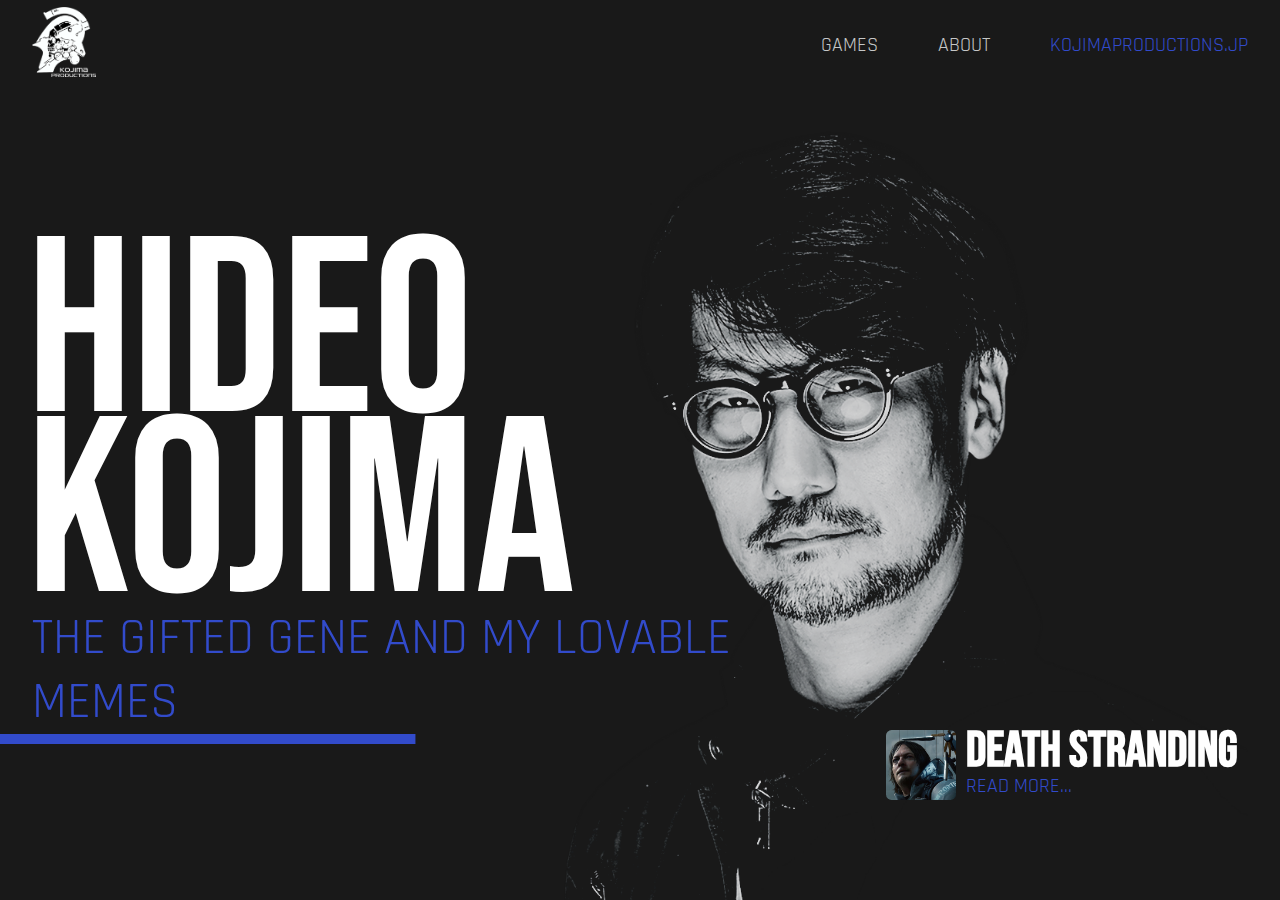
<file: Hideo/index.html>
<!DOCTYPE html>
<html lang="pt-br">
<head>
    <meta charset="UTF-8">
    <meta name="viewport" content="width=device-width, initial-scale=1.0">
    <link rel='shortcut icon' href='./image/logo.png' />
    <link rel='stylesheet' href='./css/index.css' />
    <title>Hideo Kojima | Kojima Productions</title>
</head>
<body>
    <section>
        <header class='menu'>
            <nav>
                <a href="#" id='logo'>
                    <img src="./image/logo.png" alt="" />
                </a>
                <div>
                    <a href="#" target="_blank">
                        GAMES
                    </a>
                    <a href="#" target="_blank">
                        ABOUT
                    </a>
                    <a href="http://kojimaproductions.jp" target="_blank">
                        KOJIMAPRODUCTIONS.JP
                    </a>
                </div>
            </nav>
        </header>
        <main class='corpo'>
            <div class="perfil">
                <div class='text'>
                    <span>
                        HIDEO KOJIMA
                    </span>
                    <span>
                        THE GIFTED GENE AND MY LOVABLE MEMES
                    </span>
                </div>
                <div class='preview'>
                    <article>
                        <img src="./image/death.png" alt="">
                        <main>
                            <h1>Death Stranding</h1>
                            <a href="#">
                                <span>READ MORE...</span>
                            </a>
                        </main>
                    </article>
                </div>
            </div>
        </main>
    </section>
</body>
</html>
</file>
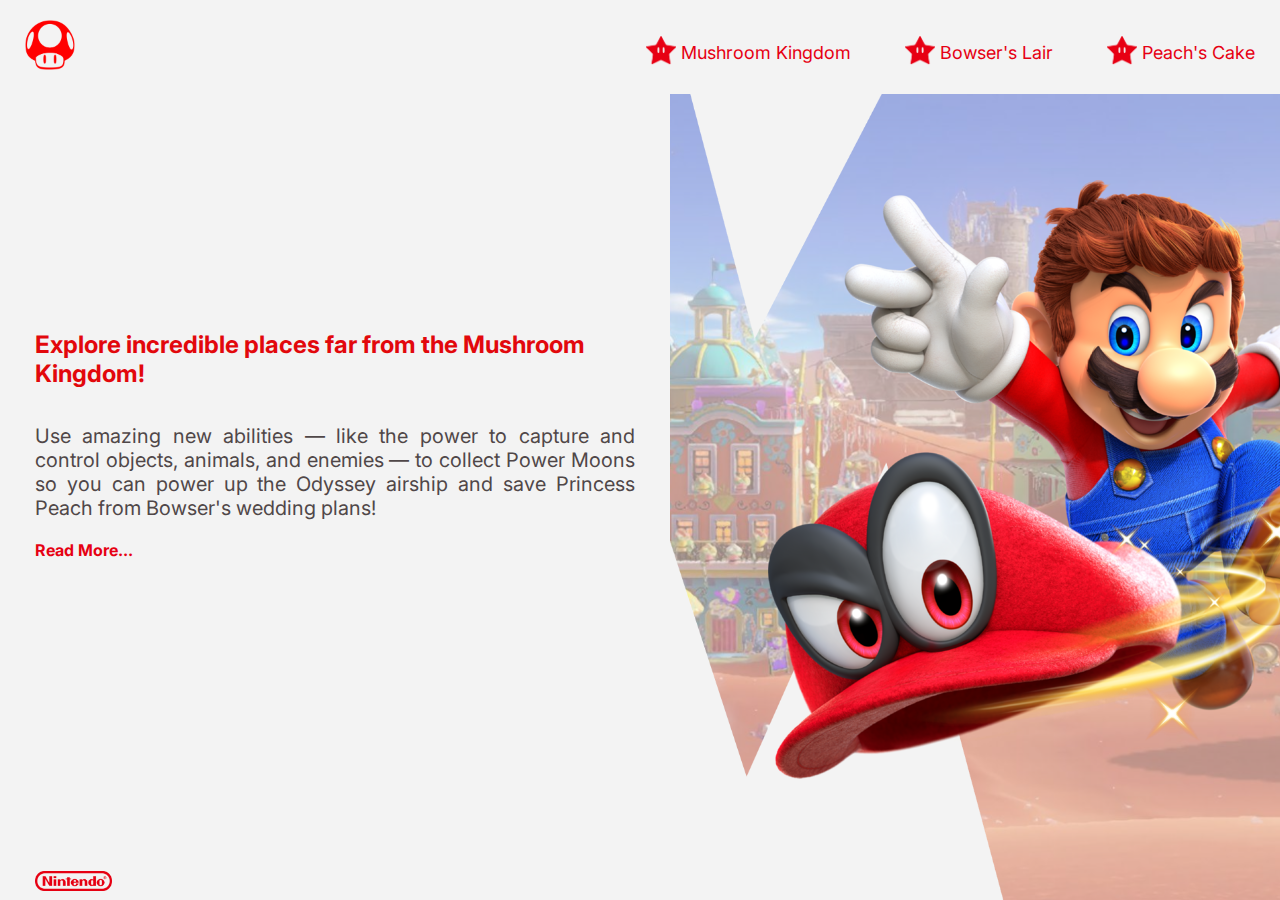
<file: Landing/index.html>
<!DOCTYPE html>
<html lang="pt-br">
<head>
    <meta charset="UTF-8">
    <meta name="viewport" content="width=device-width, initial-scale=1.0">
    <link rel='shortcut icon' href='./image/iconTab.png' />
    <title>Super Mario Universe</title>
    <link rel='stylesheet' href='./css/index.css' />
</head>
<body>
    <section class='landing'>
        <nav>
            <a href="" id='logo'>
                <img src='./image/logo.png' alt='logo' />
            </a>
            <div>
                <a href=""><img src="./image/star.png" alt=""> Mushroom Kingdom</a>
                <a href=""><img src="./image/star.png" alt=""> Bowser's Lair</a>
                <a href=""><img src="./image/star.png" alt=""> Peach's Cake</a>
            </div>
        </nav>
        <main>
            <article>
                <div>
                    <h1>Explore incredible places far from the Mushroom Kingdom!</h1>
                    <p>Use amazing new abilities — like the power to capture and control objects, animals, and enemies — to collect Power Moons so you can power up the Odyssey airship and save Princess Peach from Bowser's wedding plans!</p>
                    <a href="">Read More...</a>
                </div>
                <footer>
                    <a href="https://www.nintendo.com/pt_BR/" target="_blank">
                        <img src="./image/nintendo.png" alt="nintendo">
                    </a>
                    <a href=""></a>
                </footer>
            </article>
            <div id="character">
                <img src="./image/mario.png" alt="">
            </div>
            <div id='bg'>
                <img src="./image/bg.png" alt="" >
            </div>
        </main>
    </section>
</body>
</html>
</file>
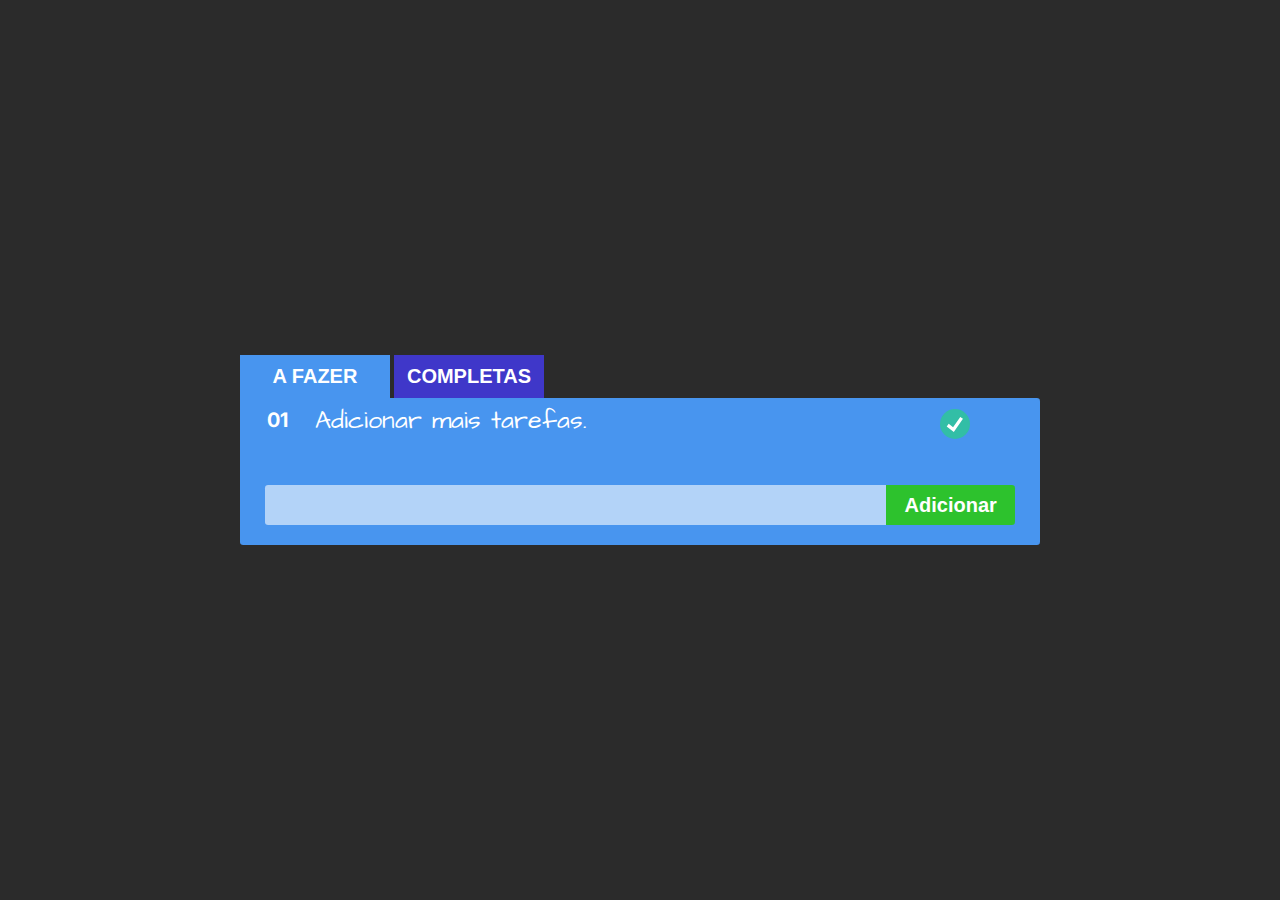
<file: Lista/index.html>
<!DOCTYPE html>
<html lang='pt-br'>
    <head>
        <meta charset='utf-8' />
        <meta name="viewport" content="width=device-width, initial-scale=1.0">
        <title>Lista</title>
        <script src='./javascript/index.js' defer ></script>
        <link rel='stylesheet' href='./css/index.css' />
    </head>
    <body>
        <main class="container">
            <nav>
                <button class="tab-button" onclick="LoadList(JSON.parse(localStorage.getItem('lists')).tasks);" id='tasks'>A FAZER</button>
                <button class="tab-button" onclick="LoadList(JSON.parse(localStorage.getItem('lists')).complete, false);" id='complete'>COMPLETAS</button>
            </nav>
            <ul class="list-container">
                <li class="list-item">
                    <h2>1</h2>
                    <span>Titulo 1</span>
                    <button class="list-item-complete">X</button>
                </li>
            </ul>
            <form onsubmit="AddTask()" action="" id='addTask'>
                <div class="list-item">
                    <input type="text" name="" id="item" required>
                    <button type="submit">Adicionar</button>
                </div>
            </form>
        </main>
    </body>
</html>
</file>
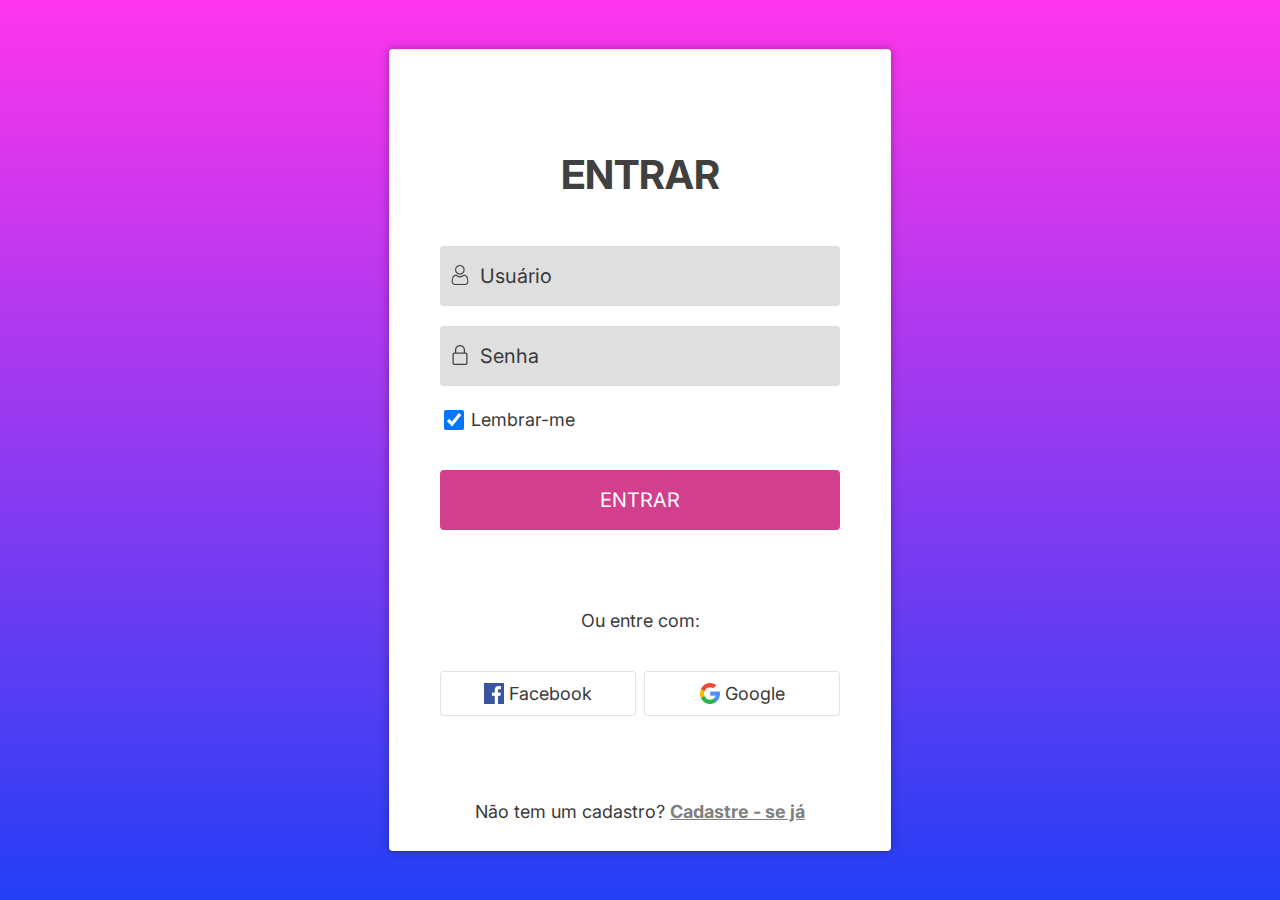
<file: Login/index.html>
<!DOCTYPE html>
<html lang='pt-br'>
    <head>
        <meta name="viewport" content="width=device-width, initial-scale=1.0">
        <meta charset='UTF-8' />
        <title>Formulario | Site</title>
        <link rel='stylesheet' href='./index.css'/>
    </head>
    <body>
        <main class='login'>
            <section>
                <form onsubmit="alert('Logado com sucesso!')" method="GET">
                    <h1>ENTRAR</h1>
                    <img src='./image/user.png' id='user-img' alt='Usuario'/>
                    <input type='text' id='user' placeholder='Usuário' required/>
                    <img src='./image/lock.png' id='password-img' alt='Cadeado'/>
                    <input type='password' id='password' placeholder='Senha' required/>
                    <input type="checkbox" checked id='remember' />
                    <span>Lembrar-me</span>
                    <input type='submit' value='ENTRAR' />
                    <span>Ou entre com:</span>
                    <div>
                        <button id='google'><div><img src='./image/facebook.png' alt='Logo Facebook' /><span>Facebook</span></div></button>
                        <button id='google'><div><img src='./image/google.png' alt='Logo Google' /><span>Google</span></div></button>
                    </div>
                    <span>Não tem um cadastro? <a href='#'>Cadastre&nbsp;-&nbsp;se&nbsp;já</a></span>
                </form>
            </section>
        </main>
    </body>
</html>
</file>
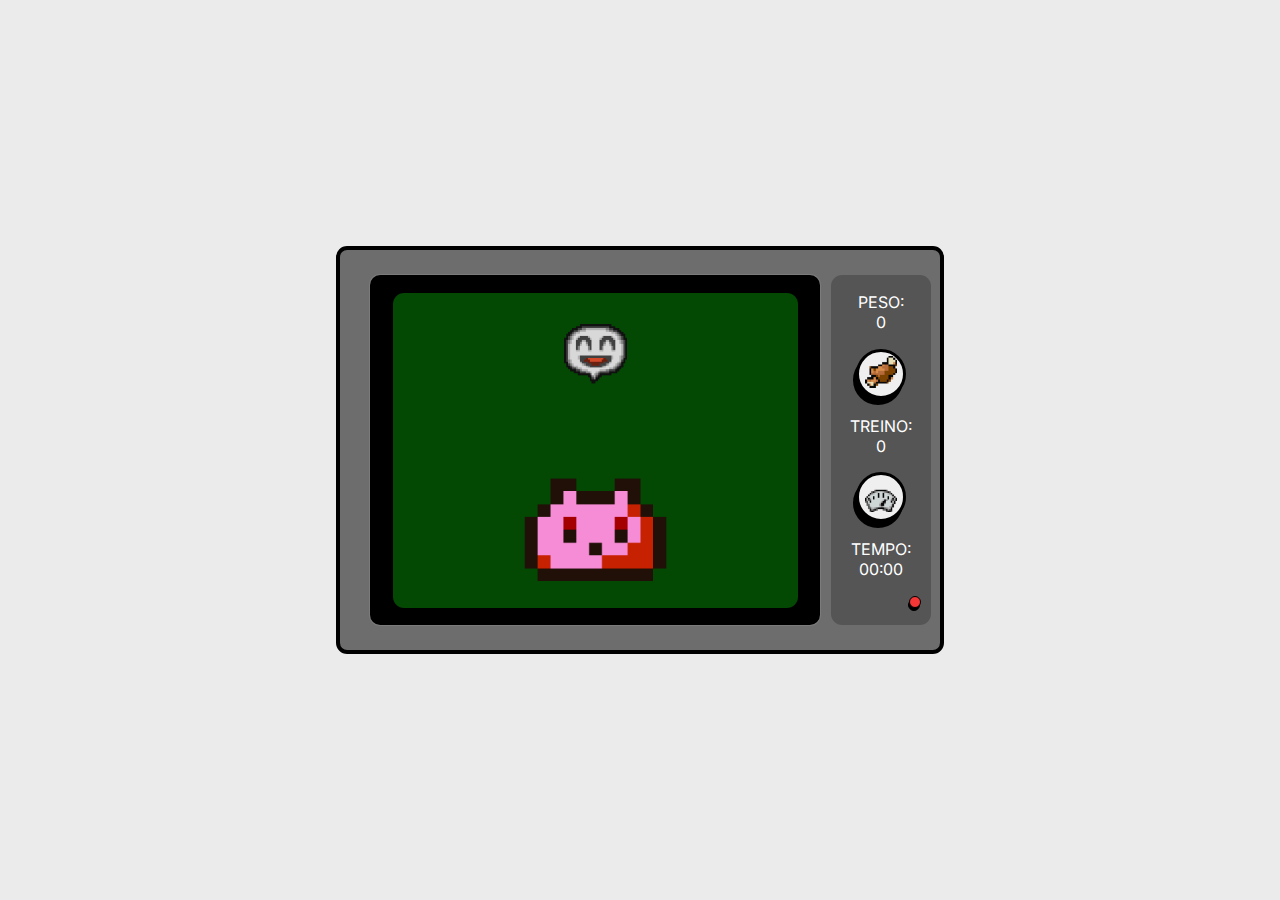
<file: V-Pet/index.html>
<!DOCTYPE html>
<html lang=pt-br">
<head>
    <meta charset="UTF-8">
    <meta name="viewport" content="width=device-width, initial-scale=1.0">
    <link rel='stylesheet' href='css/index.css' />
    <title>Digimon V-Pet</title>
    <script src='./js/index.js' defer></script>
</head>
<body>
    <main class='v-pet'>
        <section class='v-pet-frame'>
            <section>
                <div>
                    <img src='./image/stats/smile.gif' alt='status' id='status' />
                </div>
                <div>
                    <img src='./image/digimon/Koromon.gif' alt='digimon' id='digimon' />
                </div>
            </section>
        </section>
        <section class='v-pet-buttons'>
            <div>PESO: <span id='foodStat'>0</span></div>
            <button id='food' onclick="FeedDigimon();">
                <img src='./image/stats/hunger.gif' alt='Fome' />
            </button>
            <div>TREINO: <span id='trainStat'>0</span></div>
            <button id='train' onclick="TrainDigimon();">
                <img src='./image/stats/train.gif' alt='Treino' />
            </button>
            <div>TEMPO: <span id='timeStat'>00:00</span></div>
            <a class='reset' onclick="Reset();"></a>
        </section>
        
    </main>
</body>
</html>
</file>
<file: Hideo/css/index.css>
@import url('https://fonts.googleapis.com/css2?family=Rajdhani&display=swap');
@import url('https://fonts.googleapis.com/css2?family=Bebas+Neue&display=swap');
:root{
    --main-color: #191919;
    --text-color: #c5c7c7;
    --text-color-2: white;
    --highlight-color: #324bcb;
    --text-size-title: 250px;
    --text-size-subtitle: 50px;
    --text-size-links: 20px;
}
body{
    margin: 0px;
    padding: 0px;
    height: 100vh;
}
section{
    height: 100vh;
    background: var(--main-color);
    display: flex;
    flex-direction: column;
    align-items: center;
}

.menu{
    width: 95%;
    height: 10%;
}
.menu nav{
    height: 100%;
    display: flex;
    justify-content: space-between;
    align-items: center;
}
.menu nav a{
    font-size: var(--text-size-links);
    font-family: 'Rajdhani';
    color: var(--text-color);
    text-decoration: none;
    margin-left: 55px;
}
.menu nav a:hover{
    color: var(--text-color-2);
}
.menu nav a:last-of-type{
    color: var(--highlight-color);
}
.menu nav a:last-of-type:hover{
    color: var(--text-color-2);
}
#logo{
    margin: 0;
}
#logo img{
    height: 70px;
    filter: invert();
}
.corpo{
    height: 90%;
    position: relative;
    width: 95%;
    display: flex;
    flex-direction: row;
    justify-content: space-between;
    margin: 0;
    padding: 0;
}
.perfil{
    width: 100%;
    color: var(--text-color-2);
    display: flex;
    flex-direction: row;
    justify-content: center;
    background-image: url('../image/kojima.png');
    background-size: contain;
    background-repeat: no-repeat;
    background-position: right bottom;
}
.text{
    align-self: center;
    display: flex;
    flex-direction: column;
    width: 70%;
}
.text span:nth-of-type(1){
    font-family: 'Bebas Neue';
    font-size: var(--text-size-title);
    line-height: 180px;
    margin: 0;
    padding: 0;
    transform: translateX(-5px);
}
.text span:nth-of-type(2){
    font-family: 'Rajdhani';
    font-size: var(--text-size-subtitle);
    color: var(--highlight-color)
}
.text span:nth-of-type(2)::after{
    display: block;
    content: "";
    transform: translateX(-10%);
    width: 50%;
    height: 10px;
    background-color: var(--highlight-color);
}
.preview{
    height: auto;
    width: 30%;
    height: 100%;
    display: flex;
    justify-content: flex-end;
    align-items: flex-end;
}
.preview article{
    height: 70px;
    margin-bottom: 100px;
    display: flex;
    align-items: flex-start;
    color: var(--text-color-2);
}
.preview article main{
    font-family: 'Bebas Neue';
    padding: 0 10px;
    display: flex;
    flex-direction: column;
    justify-content: flex-start;
    align-items: flex-start;
}
.preview article img{
    height: 70px;
    border-radius: .35rem;
}
.preview article main h1{
    vertical-align: bottom;
    line-height: 85%;
    height: 70%;
    font-size: var(--text-size-subtitle);
    margin: 0;
}
.preview article main a{
    color: var(--highlight-color);
    text-decoration: none;
}
.preview article main a:hover{
    color: var(--text-color-2);
}
.preview article main a span{
    width: auto;
    display: block;
    font-family: 'Rajdhani';
    font-size: var(--text-size-links);
    margin: 0;
    padding: 0;
}
@media only screen and (max-width: 600px) {
    :root{
        --main-color: #191919;
        --text-color: #c5c7c7;
        --text-color-2: white;
        --highlight-color: #324bcb;
        --text-size-title: 100px;
        --text-size-subtitle: 30px;
        --text-size-links: 15px;
    }
    #logo{
        height: 100%;
        display: flex;
        align-items: center;
    }
    #logo img{
        height: 90%;
    }
    .menu nav div{
        width: 100%;
        display: flex;
        flex-direction: row;
        justify-content: space-evenly;
    }
    .menu nav a{
        font-size: var(--text-size-links);
        font-family: 'Rajdhani';
        color: var(--text-color);
        text-decoration: none;
        margin-left: 25px;
    }
    .menu nav a:nth-of-type(3){
        display: none;
    }
    .corpo{
        justify-content: flex-start;
        align-items: flex-start;
    }
    .perfil{
        height: 100%;
        justify-content: flex-start;
        align-items: flex-start;
    }
    .text{
        align-self: center;
        display: flex;
        flex-direction: column;
        width: 95%;
        height: 95%;
    }
    .text span:nth-of-type(1){
        font-family: 'Bebas Neue';
        font-size: var(--text-size-title);
        line-height: 80px;
    }
    .text span:nth-of-type(2)::after{
        display: block;
        content: "";
        transform: translateX(-36%);
        width: 70%;
        height: 10px;
        background-color: var(--highlight-color);
    }
    .preview{
        display: none;
    }
}
</file>
<file: Landing/css/index.css>
@import url('https://fonts.googleapis.com/css2?family=Inter&display=swap');
        :root{
            --bg-color: rgb(243, 243, 243);
            --text-color: #e60012;
            --text-color-hover: #ffc9ca;
            --text-menu-size: 18px;
            --text-title-size: 24px;
            --text-subtitle-size: 20px;
            --text-subtitle-color: #504748;
        }
        body{
            font-family: 'Inter';
            margin:0;
            padding: 0;
            background: var(--bg-color);
        }
        .landing{
            width: 100%;
            height: 100vh;
            display: flex;
            flex-direction: column;

        }
        .landing nav{
            z-index: 2;
            height: auto;
            display: flex;
            flex-direction: row;
            justify-content: space-between;
            align-items: center;
            width: 100%;
        }
        .landing nav div a{
            position: relative;
            margin: 0px 25px;
            text-decoration: none;
            font-size: var(--text-menu-size);
            color: var(--text-color);
            transition: .2s color ease-in-out;
        }
        .landing nav div a:hover{
            color: var(--text-color-hover);
        }
        .landing nav div a img{
            transition: .2s filter ease-in-out;
            filter: invert(16%) sepia(70%) saturate(4646%) hue-rotate(345deg) brightness(89%) contrast(121%);
            transform: translateY(18%);
            width: 30px;
        }
        .landing nav div a:hover img{
            filter: invert(93%) sepia(17%) saturate(1607%) hue-rotate(292deg) brightness(112%) contrast(108%);        }

        #logo{
            margin: 20px 25px;
        }
        #logo img{
            width: 50px;
        }
        .landing main{
            height: 100%;
            display: flex;
            flex-direction: row;
        }
        .landing main article{
            display: flex;
            flex-direction: column;
            justify-content: center;
            align-self: center;
            margin: 0 35px;
            max-width: 600px;
            height: 100%;
        }
        .landing main article div{
            flex: 6;
            display: flex;
            flex-direction: column;
            justify-content: center;
        }
        .landing main article div h1{
            font-size: var(--text-title-size);
            color:#e2080c;
        }
        .landing main article div p{
            color: var(--text-subtitle-color);
            font-size: var(--text-subtitle-size);
            text-align: justify;
        }
        .landing main article div a{
            color: var(--text-color);
            font-size: var(--text-subtitle-size) -2;
            text-decoration: none;
            font-weight: bold;
            width: 100px;
        }
        .landing main article div a:hover{
            color: var(--text-color-hover);
        }
        .landing main article footer{
            display: flex;
            align-items: flex-end;
            flex: 1;
            margin-bottom: 5px;
        }
        .landing main article footer a img{
            max-height: 20px;
        }
        .landing main div{
            width: 100%;
        }
        #bg{
            overflow: hidden;
        }
        #bg img{
            z-index: 1;
            width: 100%;
            height: 100%;
            object-fit: cover;
            filter: opacity(.5);
        }
        #character{
            z-index: 1;
            position: absolute;
            top: 20%;
            left: 60%;
            width: auto;
            animation: Mario 1s infinite alternate ease-in-out;
        }
        @keyframes Mario{
            from {
                transform: rotate(-.5deg);
            }
            to {
                transform: rotate(.5deg);
            }
        }
</file>
<file: Lista/css/index.css>
@import url('https://fonts.googleapis.com/css2?family=Architects+Daughter&family=Inter&display=swap');
:root{
    --text-color-1: white;
    --bg-color: #2b2b2b;
    --main-container-color: #b5179e;
    --color1: #f72585;
    --color2: #3f37c9;
    --color3: #4cc9f0;
    --color4: #4895ef;
    --radius: .20rem;
}
body{
    font-family: 'Inter';
    padding: 0;
    margin: 0;
    background: var(--bg-color);
    color: white;
    min-height: 100vh;
    display: flex;
    flex-direction: column;
    justify-content: center;
    align-items: center;
}
.tab-button{
    outline: none;
    border: none;
    padding: 10px;
    width: 150px;
    color: var(--text-color-1);
    background: var(--color2);
    font-size: 20px;
    font-weight: bold
}
.tab-button:disabled{
    background: var(--color4);
}
.container{
    margin: 0 20px;
    width: 800px;
}
.list-container{
    margin: 0;
    padding: 0px;
    background: var(--color4);
    border-top-right-radius: var(--radius);
}
.list-container .list-item:nth-child(even){
    background: rgba(0, 0, 0, 0.152);
}
.list-item{
    display: flex;
    justify-content: space-between;
    align-content: center;
    padding: 10px 0px;
    margin: 0;
}
.list-item h2{
    text-align: center;
    font-size: 20px;
    margin: 0 10px;
    width: 10%;
}
.list-item span{
    font-size: 25px;
    line-height: 25px;
    width: 100%;
    font-family: 'Architects Daughter';
}
#addTask{
    margin: 0;
    padding: 20px 5px 10px;
    background: var(--color4);
    border-bottom-left-radius: var(--radius);
    border-bottom-right-radius: var(--radius);
}
#addTask button{
    width: 20%;
    border: none;
    height: 40px;
    font-weight: bold;
    font-size: 20px;
    border-top-right-radius: var(--radius);
    border-bottom-right-radius: var(--radius);
    color: white;
    padding: 0 10px;
    margin-right: 20px;
    background: rgb(45, 194, 45);
}
#addTask button:hover{
    background: rgb(71, 221, 71);
}
.list-item input{
    width: 100%;
    border: none;
    padding: 0;
    margin: 0;
    margin-left: 20px;
    background: rgba(255, 255, 255, 0.59);
    border-top-left-radius: var(--radius);
    border-bottom-left-radius: var(--radius);
    outline: none;
    text-indent: 10px;
    color: white;
    font-size: 20px;
    font-family: 'Architects Daughter';
}

.list-item-complete{
    position: relative;
    text-align: center;
    border: none;
    background-color: transparent;
    color: white;
    font-size: 20px;
    font-weight: bold;
    margin: 0 8%;
    outline: none;
}
.list-item-complete img{
    position: relative;
    height: 30px;
    width: 30px;
}
.list-item-complete img:hover{
   filter: saturate(150%);
}
.list-item-delete{
    position: relative;
    text-align: center;
    border: none;
    background-color: transparent;
    color: white;
    font-size: 20px;
    font-weight: bold;
    margin: 0 1%;
    outline: none;
}
.list-item-delete img{
    position: relative;
    height: 30px;
    width: 30px;
}
.list-item-delete img:hover{
   filter: saturate(150%);
}
.list-item-readd{
    position: relative;
    text-align: center;
    border: none;
    background-color: transparent;
    color: white;
    font-size: 20px;
    font-weight: bold;
    margin: 0 4%;
    margin-left: 0%;
    outline: none;
}
.list-item-readd img{
    position: relative;
    height: 30px;
    width: 30px;
}
.list-item-readd img:hover{
   filter: saturate(150%);
}
</file>
<file: Login/index.css>
@import url('https://fonts.googleapis.com/css2?family=Inter&display=swap');            
:root{
    --main-bg-color: rgb(255, 255, 255);
    --main-text-color: rgb(64, 64, 64);
    --radius: .25rem;
    --login-input-color: rgba(0, 0, 0, 0.124);
    --login-text-color: rgb(58, 58, 58);
    --login-input-height: 60px;
    --login-input-width: 100%;
}
body{
    font-family: 'Inter';
    margin: 0;
    padding: 0;
    width: 100vw;
    height: 100vh;
    background: rgb(228,23,206);
    background: linear-gradient(180deg, rgb(255, 53, 235) 0%, rgb(35, 63, 245) 100%);
}
.login{
    flex: 1;
    color: var(--main-text-color);
}
.login section{
    position: absolute;
    top: 50%;
    left: 50%;
    transform: translate(-50%, -50%);
    width: 500px;
    height: 800px;
    background-color: var(--main-bg-color);
    border-radius: var(--radius);
    border: solid 1px rgba(0, 0, 0, 0.029);
    box-shadow: 0px 0px 10px rgba(0, 0, 0, 0.33);
}
.login form{
    position: relative;
    display: block;
    width: 80%;
    height: 80%;
    margin: auto;
    margin-top: 20%;
    padding: 0;
}
.login h1{
    margin-top: 0;
    font-size: 40px;
    text-align: center;
}
.login input{
    font-family: 'Inter';
    margin-top: 20px;
    border: none;
    font-size: 20px;
    color: var(--login-text-color);
    border-radius: var(--radius);
    height: var(--login-input-height);
    width: var(--login-input-width);
}
.login input[type=submit]{
    display: block;
}
.login input[type=text], input[type=password]{
    background: var(--login-input-color);
    text-indent: 40px;
    margin: auto;
    margin-top: 20px;
    padding: 0;
    outline: none;
    border: 0;
}
.login input[type=submit]{
    margin-top: 40px;
    background: #d23f8d;
    color: white;
    transition: background .3s;
}
.login input[type=submit]:hover{
    background: #ee54a6;
}
.login #user-img, #password-img{
    position: absolute;
    transform: translate(50%, 195%);
    width: 20px;
    height: 20px;
}
.login input::placeholder{
    color: var(--login-text-color);
    font-size: 20px;
}
.login input[type=checkbox]{
    height: 20px;
    width: 20px;
    transform: translateY(20%);
}
.login span{
    font-family: 'Inter';
    font-size: 18px;
    color: var(--login-text-color);
}
.login span:nth-of-type(2){
    margin-top: 80px;
    margin-bottom: 40px;
    display: block;
    text-align: center;
}
.login span:nth-of-type(3){
    position: absolute;
    width: 100%;
    bottom: -5%;
    display: block;
    text-align: center;
}
.login span:nth-of-type(3) a{
    color: rgb(128, 128, 128);
    font-weight: bold;
}
.login span:nth-of-type(3) a:hover{
    font-weight: normal;
}
.login form div{
    width: 100%;
    display: flex;
    justify-content: space-between;
}
.login button{
    border-radius: var(--radius);
    border: 1px solid rgba(63, 63, 63, 0.145);
    background-color: white;
    width: 49%;
    height: 45px;
    transition: background .3s;
}
.login button:hover{
    background-color: var(--login-input-color);
}
.login button div{
    justify-content: center;
    margin: auto;
}
.login button img{
    width: 20px;
    margin-right: 5px;
}

@media only screen and (max-width: 600px){
    .login section{
        width: 80vw;
        height: auto;
        padding-bottom: 110px;
    }
    .login h1{
        margin-bottom: 0;
    }
    .login form{
        margin-top: 5%;
    }
    .login input{
        margin-top: 5px;
    }
    .login input[type=submit]{
        margin-top: 10px;
    }
    .login #user-img{
        position: absolute;
        transform: translate(50%, 195%);
        width: 20px;
        height: 20px;
    }
    .login #password-img{
        position: absolute;
        transform: translate(50%, 125%);
        width: 20px;
        height: 20px;
    }
    .login button{
        overflow: hidden;
    }
    .login button div span{
        font-size: 14px;
    }
    .login span:nth-of-type(2){
        margin-top: 20px;
        margin-bottom: 10px;
        display: block;
        text-align: center;
    }
    .login span:nth-of-type(3){
        position: absolute;
        width: 100%;
        bottom: -20%;
        display: block;
        text-align: center;
    }
}
</file>
<file: V-Pet/css/index.css>
@import url('https://fonts.googleapis.com/css2?family=Inter&display=swap');
:root{
    --radius: 0.70rem;
}
body{
    font-family: 'Inter';
    margin: 0;
    padding: 0;
    height: 100vh;
    background: rgb(235, 235, 235);
    display: flex;
    flex-direction: column;
    justify-content: center;
    align-items: center;
}
.v-pet{
    width: 600px;
    height: 400px;
    background-color: rgb(109, 109, 109);
    border-radius: var(--radius);
    border: solid 4px rgb(0, 0, 0);
    display: flex;
    flex-direction: row;
    justify-content: space-evenly;
    align-items: center;
}
.v-pet-frame{
    width: 450px;
    height: 350px;
    margin-left: 20px;
    border-radius: var(--radius);
    border: solid 1px rgba(255, 255, 255, 0.481);
    background: black;
    display: flex;
    flex-direction: row;
    justify-content: center;
    align-items: center;
}
.v-pet-frame section{
    display: flex;
    flex-direction: column;
    justify-content: center;
    align-items: center;
    border-radius: var(--radius);
    height: 90%;
    width: 90%;
    background: rgb(3, 73, 3);
}
.v-pet-frame section div:nth-of-type(1){
    padding-top: 5px;
    padding-bottom: 5px;
    height: 20%;
    width: 90%;
}
.v-pet-frame section div:nth-of-type(2){
    height:60%;
    width: 90%;
}
.v-pet-frame section div img{
    width: 100%;
    height: 100%;
    object-fit: contain;
}
.v-pet-buttons{
    background: rgba(0, 0, 0, 0.22);
    display: flex;
    flex-direction: column;
    justify-content: space-evenly;
    align-items: center;
    width: 100px;
    height: 350px;
    border-radius: var(--radius);
}
.v-pet-buttons button{
    display: block;
    width: 50px;
    height: 50px;
    border-radius: 100%;
    border: solid 3px black;
    filter: drop-shadow(-3px 6px 0px black)
}
.v-pet-buttons button:active{
    transform: translate(-1px, 4px);
    filter: drop-shadow(-2px 2px 0px black);
}
.v-pet-buttons button:focus{
    outline: none;
}
.reset{
    z-index: 1;
    margin-left: auto;
    margin-right: 10px;
    border: solid 1px black;
    background: rgb(243, 55, 55);
    border-radius: 100%;
    width: 10px;
    height: 10px;
    filter: drop-shadow(-1px 3px 0px black);
    outline: none;
}
.reset:active{
    transform: translate(-1px, 4px);
    filter: drop-shadow(0px 1px 0px black);
}
.v-pet-buttons button img{
    object-fit: contain;
    width: 100%;
}
.v-pet-buttons div{
    color: white;
    font-family: 'Inter';
}
.v-pet-buttons span{
    display: block;
    text-align: center;
}
</file>
